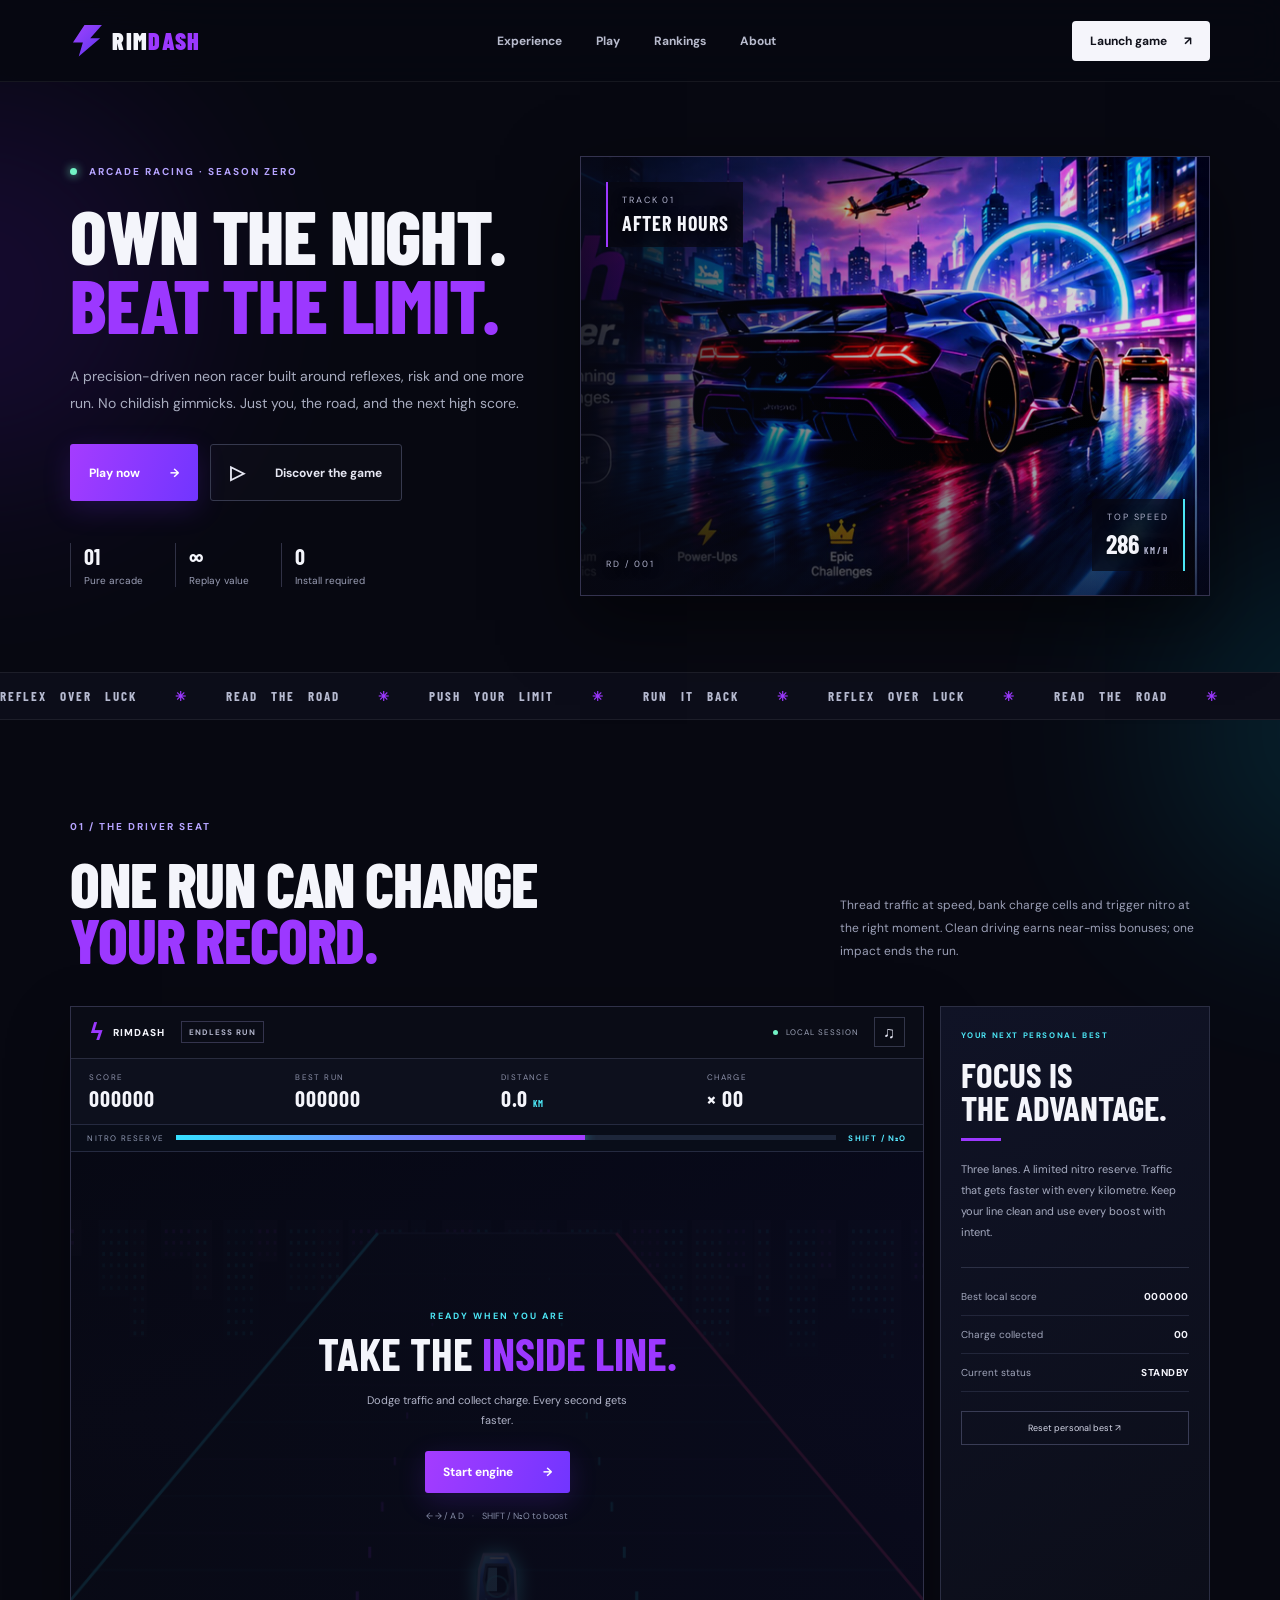
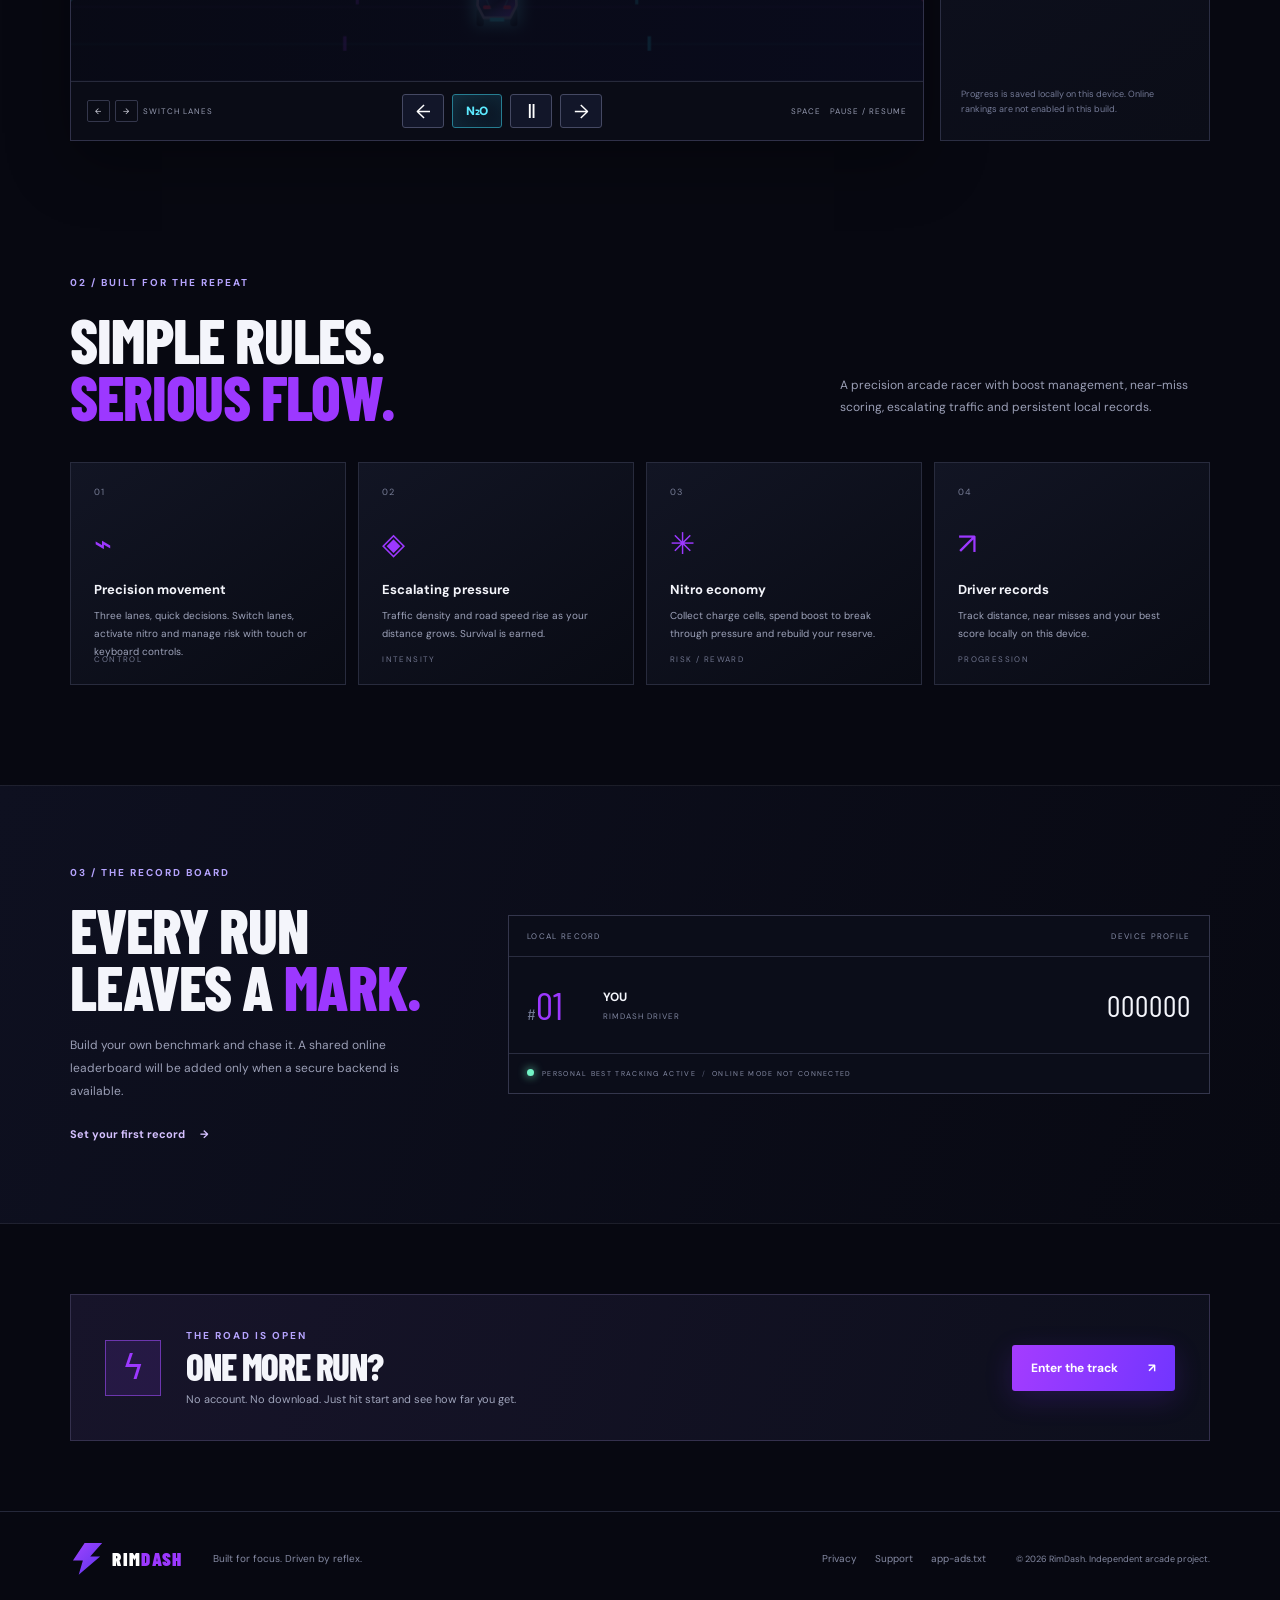
<file: index.html>
<!doctype html>
<html lang="en">
<head>
<meta charset="utf-8"><meta name="viewport" content="width=device-width, initial-scale=1, viewport-fit=cover"><meta name="theme-color" content="#070811">
<meta name="description" content="RimDash — high-speed neon arcade racing. Read the track, dodge traffic, collect charge and beat your best run.">
<title>RimDash — Play. Compete. Win.</title><link rel="stylesheet" href="styles.css">
</head>
<body>
<div class="ambient ambient-a"></div><div class="ambient ambient-b"></div>
<header class="nav-wrap"><a class="brand" href="#top" aria-label="RimDash home"><span class="brand-icon">ϟ</span><span>RIM<span>DASH</span></span></a><nav class="nav-links"><a href="#experience">Experience</a><a href="#play">Play</a><a href="#rankings">Rankings</a><a href="#about">About</a></nav><a class="nav-cta" href="#play">Launch game <span>↗</span></a><button class="menu-toggle" id="menuToggle" aria-label="Toggle navigation">☰</button></header>
<main id="top">
<section class="hero">
<div class="hero-copy"><div class="eyebrow"><span class="live-dot"></span> ARCADE RACING · SEASON ZERO</div><h1>Own the night.<br><em>Beat the limit.</em></h1><p class="hero-lead">A precision-driven neon racer built around reflexes, risk and one more run. No childish gimmicks. Just you, the road, and the next high score.</p><div class="hero-actions"><a class="btn btn-primary" href="#play">Play now <span>→</span></a><a class="btn btn-ghost" href="#experience"><span class="play-symbol">▷</span> Discover the game</a></div><div class="hero-stats"><div><b>01</b><span>Pure arcade</span></div><div><b>∞</b><span>Replay value</span></div><div><b>0</b><span>Install required</span></div></div></div>
<div class="hero-visual" aria-label="Futuristic sports car racing through a neon city"><img class="hero-art" src="assets/rimdash-hero.jpg" alt="Performance car racing through a neon-lit city at night"><div class="visual-grid"></div><div class="sun"></div><div class="city city-back"></div><div class="city city-front"></div><div class="road"><i></i><i></i><i></i></div><div class="speed-lines"></div><div class="car"><div class="car-glass"></div><div class="car-tail"></div><div class="car-light left"></div><div class="car-light right"></div></div><div class="visual-label"><span>TRACK 01</span><b>AFTER HOURS</b></div><div class="visual-metric"><small>TOP SPEED</small><strong>286 <small>KM/H</small></strong></div><div class="visual-index">RD / 001</div></div>
</section>
<section class="ticker" aria-label="Game features"><div>REFLEX OVER LUCK <span>✳</span> READ THE ROAD <span>✳</span> PUSH YOUR LIMIT <span>✳</span> RUN IT BACK <span>✳</span> REFLEX OVER LUCK <span>✳</span> READ THE ROAD <span>✳</span></div></section>
<section class="section game-section" id="play"><div class="section-head"><div><p class="eyebrow">01 / THE DRIVER SEAT</p><h2>One run can change<br><em>your record.</em></h2></div><p class="section-intro">Thread traffic at speed, bank charge cells and trigger nitro at the right moment. Clean driving earns near-miss bonuses; one impact ends the run.</p></div>
<div class="game-layout"><div class="game-frame"><div class="game-topline"><div class="game-brand"><span class="mini-mark">ϟ</span> RIMDASH <span class="mode-pill">ENDLESS RUN</span></div><div class="game-top-actions"><span class="connection"><i></i> LOCAL SESSION</span><button id="soundBtn" class="icon-button" aria-label="Toggle sound" title="Toggle sound">♫</button></div></div><div class="hud"><div><small>SCORE</small><strong id="score">000000</strong></div><div><small>BEST RUN</small><strong id="bestScore">000000</strong></div><div><small>DISTANCE</small><strong id="distance">0.0 <small>KM</small></strong></div><div><small>CHARGE</small><strong id="charge">× 00</strong></div></div><div class="nitro-meter" aria-label="Nitro reserve"><span>NITRO RESERVE</span><div class="nitro-track"><i id="nitroFill" style="width:62%"></i></div><b>SHIFT / N₂O</b></div><div class="canvas-wrap"><canvas id="game" width="900" height="560" aria-label="RimDash playable racing game"></canvas><div class="game-overlay" id="overlay"><div class="overlay-kicker">READY WHEN YOU ARE</div><h3 id="overlayTitle">Take the <em>inside line.</em></h3><p id="overlayText">Dodge traffic and collect charge. Every second gets faster.</p><button id="startBtn" class="btn btn-primary start-btn">Start engine <span>→</span></button><div class="overlay-controls">← → / A D <span>·</span> SHIFT / N₂O to boost</div></div><div class="pause-badge hidden" id="pauseBadge">PAUSED <button id="resumeBtn">RESUME ↗</button></div></div><div class="game-controls"><div class="control-note"><span class="keycap">←</span><span class="keycap">→</span><span>SWITCH LANES</span></div><div class="mobile-controls"><button id="leftBtn" aria-label="Move left">←</button><button id="nitroBtn" class="nitro-control" aria-label="Activate nitro">N₂O</button><button id="pauseBtn" aria-label="Pause game">Ⅱ</button><button id="rightBtn" aria-label="Move right">→</button></div><div class="control-note right-note"><span>SPACE</span><span>PAUSE / RESUME</span></div></div></div>
<aside class="run-panel"><div class="panel-overline">YOUR NEXT PERSONAL BEST</div><h3>Focus is<br>the advantage.</h3><p>Three lanes. A limited nitro reserve. Traffic that gets faster with every kilometre. Keep your line clean and use every boost with intent.</p><div class="panel-divider"></div><div class="panel-stat"><span>Best local score</span><b id="panelBest">000000</b></div><div class="panel-stat"><span>Charge collected</span><b id="panelCharge">00</b></div><div class="panel-stat"><span>Current status</span><b id="statusLabel">STANDBY</b></div><button class="reset-best" id="resetBest">Reset personal best ↗</button><div class="panel-footnote">Progress is saved locally on this device. Online rankings are not enabled in this build.</div></aside></div>
</section>
<section class="section features" id="experience"><div class="section-head"><div><p class="eyebrow">02 / BUILT FOR THE REPEAT</p><h2>Simple rules.<br><em>Serious flow.</em></h2></div><p class="section-intro">A precision arcade racer with boost management, near-miss scoring, escalating traffic and persistent local records.</p></div><div class="feature-grid"><article class="feature-card"><div class="feature-no">01</div><div class="feature-icon">⌁</div><h3>Precision movement</h3><p>Three lanes, quick decisions. Switch lanes, activate nitro and manage risk with touch or keyboard controls.</p><span class="feature-tag">CONTROL</span></article><article class="feature-card"><div class="feature-no">02</div><div class="feature-icon">◈</div><h3>Escalating pressure</h3><p>Traffic density and road speed rise as your distance grows. Survival is earned.</p><span class="feature-tag">INTENSITY</span></article><article class="feature-card"><div class="feature-no">03</div><div class="feature-icon">✳</div><h3>Nitro economy</h3><p>Collect charge cells, spend boost to break through pressure and rebuild your reserve.</p><span class="feature-tag">RISK / REWARD</span></article><article class="feature-card"><div class="feature-no">04</div><div class="feature-icon">↗</div><h3>Driver records</h3><p>Track distance, near misses and your best score locally on this device.</p><span class="feature-tag">PROGRESSION</span></article></div></section>
<section class="ranking-section" id="rankings"><div class="ranking-copy"><p class="eyebrow">03 / THE RECORD BOARD</p><h2>Every run<br>leaves a <em>mark.</em></h2><p>Build your own benchmark and chase it. A shared online leaderboard will be added only when a secure backend is available.</p><a href="#play" class="text-link">Set your first record <span>→</span></a></div><div class="ranking-board"><div class="board-header"><span>LOCAL RECORD</span><span>DEVICE PROFILE</span></div><div class="board-main"><div class="rank-number">#<span>01</span></div><div><strong>YOU</strong><small>RIMDASH DRIVER</small></div><div class="rank-score" id="rankScore">000000</div></div><div class="board-footer"><span class="live-dot"></span> PERSONAL BEST TRACKING ACTIVE <span class="board-divider">/</span> ONLINE MODE NOT CONNECTED</div></div></section>
<section class="final-cta" id="about"><div class="cta-emblem">ϟ</div><div><p class="eyebrow">THE ROAD IS OPEN</p><h2>One more run?</h2><p>No account. No download. Just hit start and see how far you get.</p></div><a href="#play" class="btn btn-primary">Enter the track <span>↗</span></a></section>
</main>
<footer><a class="brand" href="#top"><span class="brand-icon">ϟ</span><span>RIM<span>DASH</span></span></a><p>Built for focus. Driven by reflex.</p><div class="footer-links"><a href="privacy.html">Privacy</a><a href="support.html">Support</a><a href="app-ads.txt">app-ads.txt</a></div><small>© <span id="year"></span> RimDash. Independent arcade project.</small></footer>
<script src="game.js"></script>
</body></html>
</file>
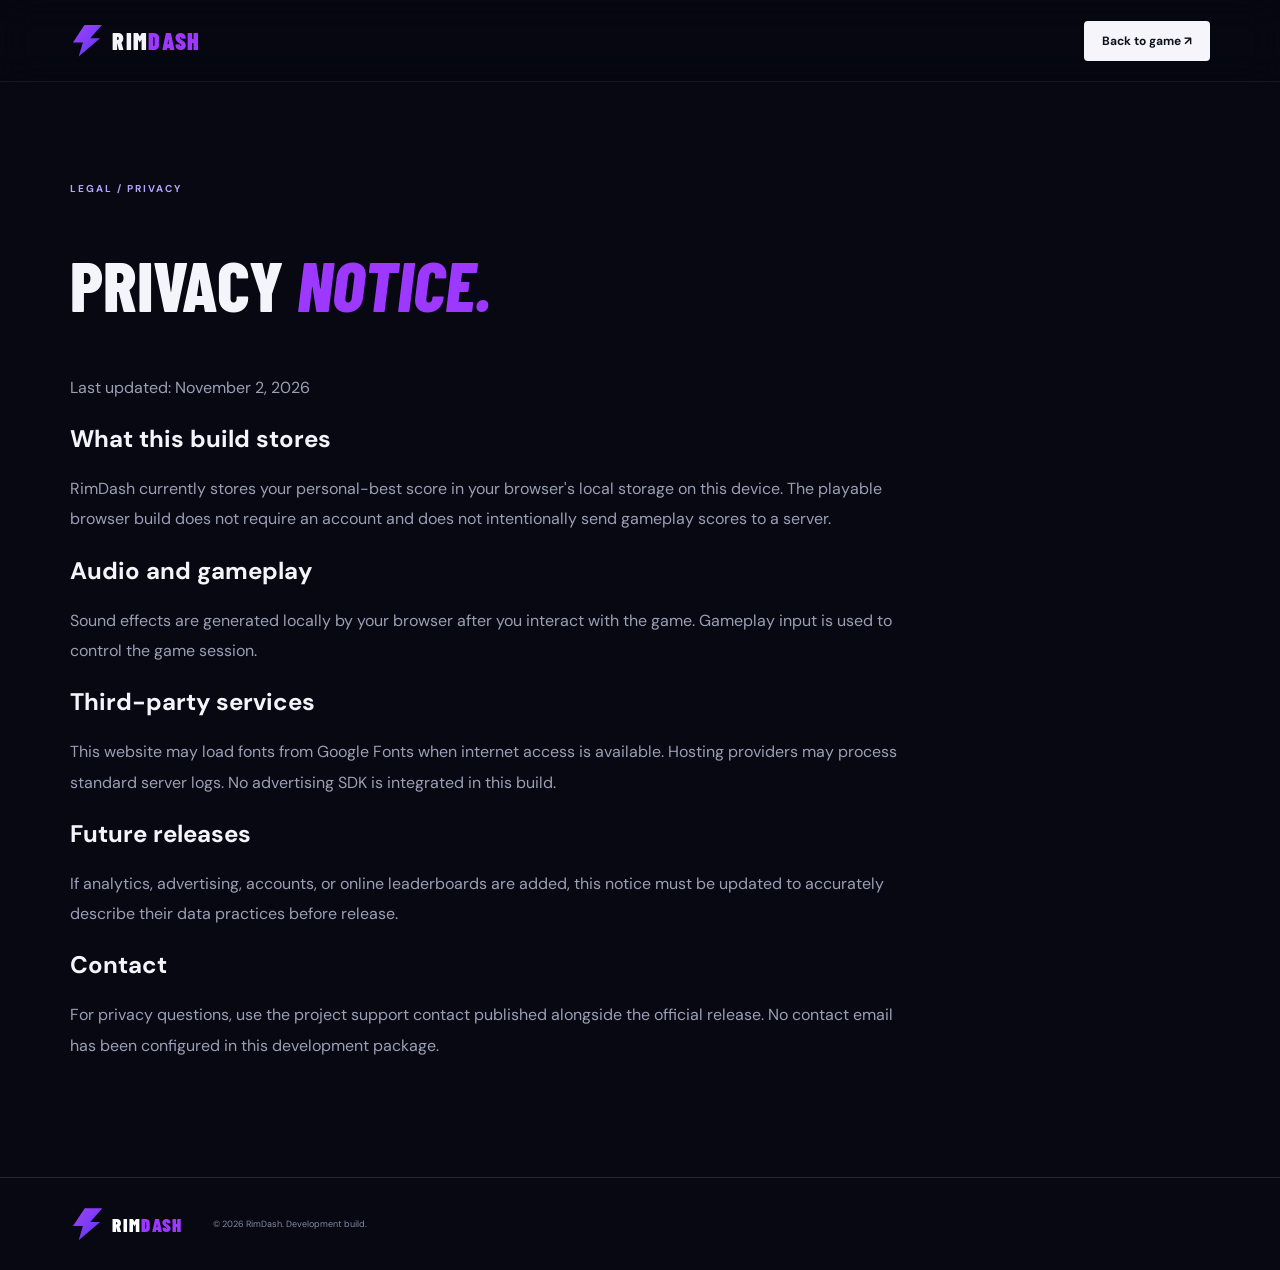
<file: privacy.html>
<!doctype html><html lang="en"><head><meta charset="utf-8"><meta name="viewport" content="width=device-width,initial-scale=1"><meta name="theme-color" content="#070811"><title>Privacy — RimDash</title><link rel="stylesheet" href="styles.css"></head><body><header class="nav-wrap"><a class="brand" href="index.html"><span class="brand-icon">ϟ</span><span>RIM<span>DASH</span></span></a><a class="nav-cta" href="index.html">Back to game ↗</a></header><main class="section" style="max-width:850px"><p class="eyebrow">LEGAL / PRIVACY</p><h1 style="font:800 clamp(42px,6vw,70px) 'Barlow Condensed';text-transform:uppercase">Privacy <em style="color:var(--purple)">notice.</em></h1><p style="color:var(--muted);line-height:1.9">Last updated: November 2, 2026</p><h2>What this build stores</h2><p style="color:var(--muted);line-height:1.9">RimDash currently stores your personal-best score in your browser's local storage on this device. The playable browser build does not require an account and does not intentionally send gameplay scores to a server.</p><h2>Audio and gameplay</h2><p style="color:var(--muted);line-height:1.9">Sound effects are generated locally by your browser after you interact with the game. Gameplay input is used to control the game session.</p><h2>Third-party services</h2><p style="color:var(--muted);line-height:1.9">This website may load fonts from Google Fonts when internet access is available. Hosting providers may process standard server logs. No advertising SDK is integrated in this build.</p><h2>Future releases</h2><p style="color:var(--muted);line-height:1.9">If analytics, advertising, accounts, or online leaderboards are added, this notice must be updated to accurately describe their data practices before release.</p><h2>Contact</h2><p style="color:var(--muted);line-height:1.9">For privacy questions, use the project support contact published alongside the official release. No contact email has been configured in this development package.</p></main><footer><a class="brand" href="index.html"><span class="brand-icon">ϟ</span><span>RIM<span>DASH</span></span></a><small>© 2026 RimDash. Development build.</small></footer></body></html>
</file>
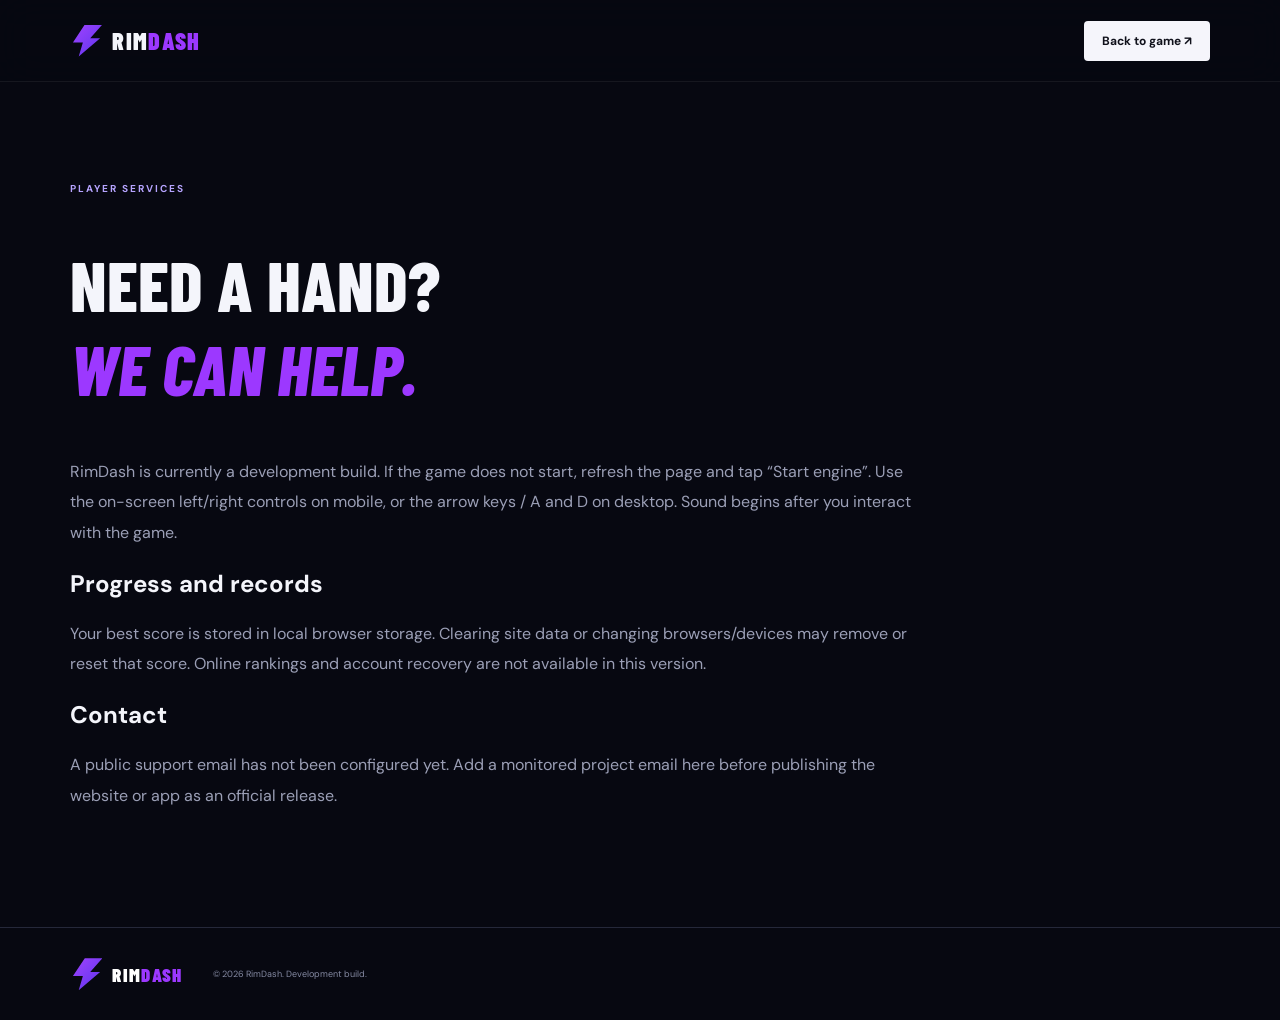
<file: support.html>
<!doctype html><html lang="en"><head><meta charset="utf-8"><meta name="viewport" content="width=device-width,initial-scale=1"><meta name="theme-color" content="#070811"><title>Support — RimDash</title><link rel="stylesheet" href="styles.css"></head><body><header class="nav-wrap"><a class="brand" href="index.html"><span class="brand-icon">ϟ</span><span>RIM<span>DASH</span></span></a><a class="nav-cta" href="index.html">Back to game ↗</a></header><main class="section" style="max-width:850px"><p class="eyebrow">PLAYER SERVICES</p><h1 style="font:800 clamp(42px,6vw,70px) 'Barlow Condensed';text-transform:uppercase">Need a hand?<br><em style="color:var(--purple)">We can help.</em></h1><p style="color:var(--muted);line-height:1.9">RimDash is currently a development build. If the game does not start, refresh the page and tap “Start engine”. Use the on-screen left/right controls on mobile, or the arrow keys / A and D on desktop. Sound begins after you interact with the game.</p><h2>Progress and records</h2><p style="color:var(--muted);line-height:1.9">Your best score is stored in local browser storage. Clearing site data or changing browsers/devices may remove or reset that score. Online rankings and account recovery are not available in this version.</p><h2>Contact</h2><p style="color:var(--muted);line-height:1.9">A public support email has not been configured yet. Add a monitored project email here before publishing the website or app as an official release.</p></main><footer><a class="brand" href="index.html"><span class="brand-icon">ϟ</span><span>RIM<span>DASH</span></span></a><small>© 2026 RimDash. Development build.</small></footer></body></html>
</file>
<file: styles.css>
@import url('https://fonts.googleapis.com/css2?family=Barlow+Condensed:wght@500;600;700;800;900&family=DM+Sans:wght@400;500;600;700&display=swap');
:root{--bg:#070811;--panel:#0d101d;--panel2:#101426;--line:#25283a;--text:#f4f5fb;--muted:#9b9fb6;--purple:#9c38ff;--cyan:#4ce6f5;--orange:#ff8a4c;--green:#72f3c5}*{box-sizing:border-box}html{scroll-behavior:smooth;scroll-padding-top:90px}body{margin:0;background:var(--bg);color:var(--text);font-family:'DM Sans',sans-serif;overflow-x:hidden}a{color:inherit;text-decoration:none}button{font:inherit}.ambient{position:absolute;pointer-events:none;filter:blur(100px);opacity:.13;border-radius:50%;z-index:-1}.ambient-a{width:400px;height:400px;background:#7b1fff;top:90px;left:-220px}.ambient-b{width:360px;height:360px;background:#00cbe9;top:550px;right:-240px}.nav-wrap{height:82px;padding:0 max(calc((100vw - 1240px)/2),5.5vw);display:flex;align-items:center;justify-content:space-between;border-bottom:1px solid #ffffff10;background:#070811d9;backdrop-filter:blur(18px);position:sticky;top:0;z-index:20}.brand{display:flex;align-items:center;gap:10px;font-family:'Barlow Condensed',sans-serif;font-size:24px;font-weight:900;letter-spacing:1.3px}.brand>span:last-child>span{color:var(--purple)}.brand-icon{display:grid;place-items:center;width:32px;height:32px;background:linear-gradient(135deg,#a344ff,#5c34ed);clip-path:polygon(45% 0,100% 0,62% 43%,93% 43%,26% 100%,39% 56%,8% 56%);font-size:0}.nav-links{display:flex;gap:34px;color:#b8bbcd;font-size:12px;font-weight:700}.nav-links a:hover,.footer-links a:hover{color:white}.nav-cta{font-size:12px;font-weight:700;background:#f5f5fb;color:#10111b;padding:12px 18px;border-radius:4px}.nav-cta span{margin-left:14px}.menu-toggle{display:none;background:none;color:white;border:1px solid var(--line);padding:8px 11px}.hero{max-width:1240px;margin:auto;padding:74px 0 76px;display:grid;grid-template-columns:.85fr 1.15fr;gap:45px;align-items:center;min-height:580px}.eyebrow{font-size:10px;font-weight:700;letter-spacing:2px;color:#b6a4ff;margin:0 0 22px}.live-dot{width:7px;height:7px;border-radius:50%;display:inline-block;background:var(--green);box-shadow:0 0 10px #72f3c5;margin-right:8px}.hero h1,.section-head h2,.ranking-copy h2,.final-cta h2{font-family:'Barlow Condensed',sans-serif;text-transform:uppercase;letter-spacing:-1.2px;line-height:.91;font-size:clamp(55px,6vw,86px);margin:0;font-weight:800}.hero h1 em,.section-head h2 em,.ranking-copy h2 em{font-style:normal;color:var(--purple)}.hero-lead{max-width:455px;color:#a9adc0;font-size:14px;line-height:1.9;margin:24px 0 28px}.hero-actions{display:flex;gap:12px;flex-wrap:wrap}.btn{display:inline-flex;align-items:center;justify-content:center;gap:30px;border:0;border-radius:3px;padding:15px 19px;font-size:12px;font-weight:700;cursor:pointer;transition:transform .18s,filter .18s}.btn:hover{transform:translateY(-2px);filter:brightness(1.1)}.btn-primary{background:linear-gradient(110deg,#a53cff,#7135ff);color:white;box-shadow:0 8px 28px #7a28ff30}.btn-ghost{border:1px solid #36394e;color:#e6e7f2;background:#ffffff04}.play-symbol{font-size:19px}.hero-stats{display:flex;gap:32px;margin-top:42px}.hero-stats div{display:flex;flex-direction:column;gap:5px;border-left:1px solid #303145;padding-left:13px}.hero-stats b{font-family:'Barlow Condensed';font-size:22px}.hero-stats span{font-size:10px;color:var(--muted)}.hero-visual{height:440px;position:relative;overflow:hidden;background:linear-gradient(150deg,#161a36 0%,#181128 40%,#080a13 100%);border:1px solid #2d2c4c;isolation:isolate}.visual-grid{position:absolute;inset:0;background:linear-gradient(#ffffff09 1px,transparent 1px),linear-gradient(90deg,#ffffff09 1px,transparent 1px);background-size:40px 40px;mask-image:linear-gradient(to bottom,black,transparent)}.sun{position:absolute;width:150px;height:150px;border-radius:50%;right:19%;top:60px;background:linear-gradient(135deg,#fba5ff,#7e48ff 60%,#271e69);box-shadow:0 0 80px #8c31ff70}.city{position:absolute;bottom:140px;left:0;right:0;height:170px;background:repeating-linear-gradient(90deg,transparent 0 13px,#222646 13px 25px,transparent 25px 34px);clip-path:polygon(0 55%,5% 55%,5% 24%,10% 24%,10% 49%,16% 49%,16% 5%,22% 5%,22% 38%,28% 38%,28% 27%,34% 27%,34% 60%,40% 60%,40% 15%,47% 15%,47% 47%,53% 47%,53% 3%,60% 3%,60% 45%,67% 45%,67% 22%,74% 22%,74% 50%,81% 50%,81% 12%,88% 12%,88% 44%,94% 44%,94% 30%,100% 30%,100% 100%,0 100%)}.city-back{bottom:190px;opacity:.45;transform:scale(1.1);background-color:#16182b}.city-front{height:130px;bottom:120px;opacity:.9;background:repeating-linear-gradient(90deg,#0a0c18 0 18px,#24223d 18px 20px,#0b0c18 20px 33px)}.road{position:absolute;bottom:-60px;left:10%;width:80%;height:270px;background:linear-gradient(180deg,#111528,#070810);clip-path:polygon(38% 0,62% 0,100% 100%,0 100%);border-top:2px solid #6d41e6}.road:before,.road:after{content:'';position:absolute;top:0;bottom:0;width:2px;background:linear-gradient(transparent,var(--cyan),transparent);left:50%;box-shadow:0 0 20px var(--cyan)}.road i{position:absolute;top:0;bottom:0;width:2px;background:#c43eff;left:25%;transform:perspective(100px) rotateX(30deg)}.road i:nth-child(2){left:75%;background:var(--cyan)}.road i:nth-child(3){left:50%;opacity:.6}.speed-lines{position:absolute;inset:200px 0 0;background:repeating-linear-gradient(100deg,transparent 0 45px,#4ce6f51b 46px 48px,transparent 49px 100px);transform:perspective(200px) rotateX(20deg)}.car{position:absolute;width:220px;height:84px;bottom:80px;left:50%;transform:translateX(-50%);background:linear-gradient(155deg,#4840a8,#14162c 60%,#a126ff);clip-path:polygon(14% 46%,27% 17%,67% 5%,86% 36%,100% 68%,85% 86%,12% 86%,0 66%);filter:drop-shadow(0 0 25px #923eff);z-index:2}.car:before{content:'';position:absolute;inset:8px 48px 36px;background:linear-gradient(140deg,#6a7cba,#090c1d);clip-path:polygon(12% 100%,27% 0,70% 0,92% 100%)}.car-glass{position:absolute;inset:17px 55px 42px;background:#0c172b;clip-path:polygon(10% 100%,27% 0,70% 0,90% 100%)}.car-tail{position:absolute;bottom:15px;left:22px;right:22px;height:5px;background:#ff416d;box-shadow:0 0 16px #ff416d}.car-light{position:absolute;bottom:15px;width:26px;height:5px;background:#ffb4cc;box-shadow:0 0 15px #ff245e}.car-light.left{left:20px}.car-light.right{right:20px}.visual-label{position:absolute;top:25px;left:25px;display:flex;flex-direction:column;gap:5px}.visual-label span,.visual-metric small,.visual-index{font-size:9px;letter-spacing:1.8px;color:#aeb0ca}.visual-label b{font-family:'Barlow Condensed';font-size:20px;letter-spacing:1px}.visual-metric{position:absolute;right:24px;bottom:24px;text-align:right;display:flex;flex-direction:column;gap:5px}.visual-metric strong{font-family:'Barlow Condensed';font-size:26px}.visual-metric strong small{font-size:9px}.visual-index{position:absolute;left:25px;bottom:25px}.ticker{overflow:hidden;border-block:1px solid #ffffff12;background:#0c0d19;padding:15px 0;white-space:nowrap}.ticker div{font-family:'Barlow Condensed';font-size:13px;font-weight:700;letter-spacing:2px;color:#b7bbd1;word-spacing:8px;animation:marquee 28s linear infinite}.ticker span{color:var(--purple);margin:0 25px}@keyframes marquee{to{transform:translateX(-25%)}}.section{max-width:1240px;margin:auto;padding:100px 0}.section-head{display:flex;justify-content:space-between;align-items:end;gap:30px;margin-bottom:38px}.section-head h2,.ranking-copy h2{font-size:clamp(42px,5vw,62px)}.section-intro{max-width:370px;color:var(--muted);font-size:12px;line-height:1.9;margin:0 0 5px}.game-layout{display:grid;grid-template-columns:minmax(0,1fr) 270px;gap:16px}.game-frame{border:1px solid #303149;background:#0a0c16;min-width:0}.game-topline{height:52px;display:flex;align-items:center;justify-content:space-between;padding:0 18px;border-bottom:1px solid #292c3e}.game-brand{font-size:10px;font-weight:800;letter-spacing:1px;display:flex;align-items:center;gap:8px}.mini-mark{font-size:22px;color:var(--purple)}.mode-pill{border:1px solid #34344d;color:#aeb1c7;font-size:8px;padding:5px 7px;margin-left:8px}.game-top-actions{display:flex;align-items:center;gap:15px}.connection{font-size:8px;letter-spacing:1px;color:#9da3b7}.connection i{display:inline-block;width:5px;height:5px;background:var(--green);border-radius:50%;margin-right:5px}.icon-button{background:none;border:1px solid #33364a;color:#e5e6f4;width:31px;height:30px;cursor:pointer}.hud{display:flex;justify-content:space-between;padding:13px 18px;background:#0d101d}.hud div{display:flex;flex-direction:column;gap:3px}.hud small{font-size:8px;letter-spacing:1.4px;color:#8d92aa}.hud strong{font-family:'Barlow Condensed';font-size:22px;letter-spacing:1px}.canvas-wrap{position:relative;background:#050711;line-height:0}.canvas-wrap canvas{display:block;width:100%;height:auto;aspect-ratio:900/560;touch-action:manipulation}.game-overlay{position:absolute;inset:0;display:flex;flex-direction:column;align-items:center;justify-content:center;text-align:center;background:linear-gradient(90deg,#070813d9,#08091ad9);padding:20px;line-height:1.4}.game-overlay h3{font-family:'Barlow Condensed';text-transform:uppercase;font-size:clamp(28px,4vw,45px);margin:8px 0;line-height:1}.game-overlay h3 em{font-style:normal;color:var(--purple)}.game-overlay p{font-size:11px;color:#b1b4c8;max-width:290px;line-height:1.8;margin:7px 0 20px}.overlay-kicker{font-size:9px;letter-spacing:2px;color:var(--cyan);font-weight:700}.start-btn{padding:13px 18px}.overlay-controls{font-size:9px;color:#858ba6;margin-top:17px}.overlay-controls span{color:#4d5269;margin:0 6px}.hidden{display:none!important}.pause-badge{position:absolute;top:14px;right:14px;padding:8px 10px;background:#0b0d1be8;border:1px solid #373951;font-size:9px;letter-spacing:1px}.pause-badge button{margin-left:10px;background:none;color:var(--cyan);border:0;font-size:9px;cursor:pointer}.game-controls{display:flex;align-items:center;justify-content:space-between;padding:12px 16px;border-top:1px solid #272a3b}.control-note{display:flex;align-items:center;gap:5px;color:#969bb1;font-size:8px;letter-spacing:1px}.keycap{border:1px solid #34374c;border-radius:2px;padding:5px 7px;color:#e5e6f2}.right-note{gap:9px}.mobile-controls{display:flex;gap:8px}.mobile-controls button{width:42px;height:34px;border:1px solid #454963;background:#121629;color:white;border-radius:3px;font-size:19px;cursor:pointer;touch-action:manipulation}.mobile-controls button:active{background:var(--purple)}.run-panel{padding:23px 20px;background:linear-gradient(150deg,#101326,#0b0d17);border:1px solid #2b2e43;display:flex;flex-direction:column}.panel-overline{font-size:8px;color:var(--cyan);letter-spacing:1.6px;font-weight:700}.run-panel h3{font-family:'Barlow Condensed';font-size:35px;line-height:.95;text-transform:uppercase;margin:18px 0}.run-panel h3:after{content:'';display:block;width:40px;height:3px;background:var(--purple);margin-top:14px}.run-panel p{font-size:11px;line-height:1.9;color:#a6abc0;margin:0}.panel-divider{height:1px;background:#2c3045;margin:24px 0 10px}.panel-stat{display:flex;justify-content:space-between;gap:12px;padding:12px 0;border-bottom:1px solid #22263a;font-size:10px;color:#a1a6bb}.panel-stat b{color:#f5f5fc;font-size:10px;letter-spacing:.5px}.reset-best{margin-top:19px;border:1px solid #393c55;background:none;color:#d6d8e8;padding:10px;font-size:9px;cursor:pointer}.panel-footnote{margin-top:auto;padding-top:20px;font-size:9px;color:#747a96;line-height:1.7}.features{padding-top:35px}.feature-grid{display:grid;grid-template-columns:repeat(4,1fr);gap:12px}.feature-card{min-height:220px;padding:23px;background:linear-gradient(145deg,#111426,#0b0d17);border:1px solid #292c40;position:relative;transition:transform .2s,border-color .2s}.feature-card:hover{transform:translateY(-4px);border-color:#7541cb}.feature-no{font-size:9px;color:#777d96;letter-spacing:1px}.feature-icon{font-size:30px;color:var(--purple);margin:26px 0 18px}.feature-card h3{font-size:13px;margin:0 0 9px}.feature-card p{font-size:10px;color:#9fa4bb;line-height:1.8;margin:0}.feature-tag{position:absolute;bottom:20px;left:23px;color:#70758e;font-size:8px;letter-spacing:1.4px}.ranking-section{padding:80px max(calc((100vw - 1240px)/2),5.5vw);background:linear-gradient(110deg,#0e1020,#080912);border-block:1px solid #ffffff12;display:grid;grid-template-columns:.7fr 1.3fr;gap:60px;align-items:center}.ranking-copy p:not(.eyebrow){font-size:12px;color:var(--muted);line-height:1.9;max-width:360px;margin:20px 0}.text-link{font-size:11px;font-weight:700;color:#d5c1ff}.text-link span{margin-left:12px}.ranking-board{border:1px solid #34364c;background:#0b0d19}.board-header,.board-footer{padding:15px 18px;display:flex;justify-content:space-between;font-size:8px;letter-spacing:1.3px;color:#888ea8}.board-header{border-bottom:1px solid #2a2d40}.board-main{display:grid;grid-template-columns:60px 1fr auto;gap:16px;align-items:center;padding:25px 18px}.rank-number{font-family:'Barlow Condensed';font-size:15px;color:#737a96}.rank-number span{font-size:38px;color:var(--purple)}.board-main>div:nth-child(2){display:flex;flex-direction:column;gap:6px}.board-main strong{font-size:12px}.board-main small{font-size:8px;color:#7f859e;letter-spacing:1px}.rank-score{font-family:'Barlow Condensed';font-size:30px;letter-spacing:1px}.board-footer{border-top:1px solid #2a2d40;justify-content:flex-start;flex-wrap:wrap;font-size:7px}.board-divider{color:#555a71;margin:0 6px}.final-cta{max-width:1240px;margin:70px auto;padding:34px;background:linear-gradient(110deg,#17142a,#0d0f1c);border:1px solid #34304d;display:flex;align-items:center;gap:25px}.cta-emblem{width:56px;height:56px;flex:0 0 56px;display:grid;place-items:center;background:#8c37ff20;border:1px solid #6c36ae;color:var(--purple);font-size:34px}.final-cta .eyebrow{margin-bottom:8px}.final-cta h2{font-size:37px}.final-cta p:last-child{font-size:11px;color:#9fa4bb;margin:8px 0 0}.final-cta .btn{margin-left:auto;white-space:nowrap}footer{border-top:1px solid #25283a;padding:30px max(calc((100vw - 1240px)/2),5.5vw);display:flex;align-items:center;gap:30px;color:#858aa3}footer .brand{color:#fff;font-size:19px}footer p{font-size:10px;margin-right:auto}footer .footer-links{display:flex;gap:18px;font-size:10px}footer>small{font-size:9px;white-space:nowrap}
@media(max-width:1300px){.hero,.section{margin-left:5.5vw;margin-right:5.5vw}.final-cta{margin-left:5.5vw;margin-right:5.5vw}}@media(max-width:900px){.nav-wrap{padding:0 5vw}.nav-links{gap:17px}.hero{padding:55px 0;grid-template-columns:1fr;gap:35px}.hero-copy{max-width:650px}.hero-visual{height:360px}.game-layout{grid-template-columns:1fr}.run-panel{display:grid;grid-template-columns:1fr 1fr;gap:8px 25px}.run-panel h3,.run-panel p,.panel-overline,.panel-divider,.panel-footnote,.reset-best{grid-column:1/-1}.panel-divider{margin:10px 0}.panel-footnote{margin-top:0;padding-top:10px}.feature-grid{grid-template-columns:repeat(2,1fr)}.ranking-section{grid-template-columns:1fr;gap:30px}.final-cta{margin-top:45px}.final-cta .btn{margin-left:auto}}@media(max-width:620px){.nav-wrap{height:68px}.nav-links{display:none;position:absolute;top:67px;left:0;right:0;background:#0a0b16;border-bottom:1px solid var(--line);padding:20px 5vw;flex-direction:column;gap:20px}.nav-links.open{display:flex}.nav-cta{margin-left:auto;margin-right:10px;padding:10px;font-size:10px}.nav-cta span{margin-left:5px}.menu-toggle{display:block}.hero{padding:48px 0 55px}.hero h1{font-size:62px}.hero-lead{font-size:12px}.hero-stats{gap:20px}.hero-visual{height:290px}.sun{width:110px;height:110px;top:40px}.car{transform:translateX(-50%) scale(.78);bottom:55px}.road{height:230px}.city{bottom:120px}.section{padding:70px 0}.section-head{display:block}.section-head h2{font-size:50px}.section-intro{margin-top:18px}.game-topline{padding:0 10px}.connection{display:none}.hud{padding:10px}.hud strong{font-size:18px}.game-overlay h3{font-size:32px}.game-overlay p{max-width:240px}.game-controls{padding:10px}.control-note{font-size:7px}.keycap{padding:4px}.right-note{display:none}.mobile-controls button{width:43px;height:38px}.run-panel{padding:18px;grid-template-columns:1fr 1fr}.feature-grid{grid-template-columns:1fr}.feature-card{min-height:190px}.feature-icon{margin:18px 0 12px}.ranking-section{padding:65px 5vw}.board-main{grid-template-columns:45px 1fr auto;padding:20px 12px;gap:9px}.rank-number span{font-size:31px}.rank-score{font-size:24px}.board-footer{font-size:6px;padding:12px}.final-cta{margin:40px 5vw;display:grid;grid-template-columns:48px 1fr;gap:15px;padding:20px}.cta-emblem{width:48px;height:48px;flex-basis:48px}.final-cta h2{font-size:32px}.final-cta p:last-child{line-height:1.7}.final-cta .btn{grid-column:1/-1;margin:5px 0 0;width:100%}footer{padding:25px 5vw;display:grid;grid-template-columns:1fr auto;gap:18px}footer p{display:none}footer .footer-links{gap:12px;grid-column:1/-1;grid-row:2}footer>small{grid-column:1/-1;white-space:normal}.ticker div{font-size:11px}}

/* RimDash premium pass */
.hero-visual{background:#080b18;border-color:#34334f;box-shadow:0 24px 70px #0008}
.hero-art{position:absolute;inset:0;width:100%;height:100%;object-fit:cover;object-position:center;opacity:.92;z-index:-1;filter:saturate(1.08) contrast(1.05)}
.hero-visual:after{content:"";position:absolute;inset:0;background:linear-gradient(90deg,#070811de 0%,#07081135 50%,#07081108 100%),linear-gradient(0deg,#070811a8,transparent 45%);pointer-events:none}
.visual-grid,.sun,.city,.road,.speed-lines,.car{display:none}
.visual-label,.visual-metric,.visual-index{z-index:1;text-shadow:0 2px 12px #000}
.hero-visual .visual-label{background:#070811b8;padding:12px 14px;border-left:2px solid var(--purple);backdrop-filter:blur(8px)}
.hero-visual .visual-metric{background:#070811b8;padding:12px 14px;border-right:2px solid var(--cyan);backdrop-filter:blur(8px)}
.hud{display:grid;grid-template-columns:repeat(4,minmax(0,1fr));gap:8px}
.hud strong{font-size:clamp(15px,2vw,22px);white-space:nowrap}
.hud strong small{font-size:9px;color:var(--cyan)}
.mobile-controls button.nitro-control{width:50px;font-size:12px;font-weight:900;letter-spacing:-.5px;color:#5ceaff;border-color:#267d91;background:linear-gradient(145deg,#102634,#0b1221);box-shadow:inset 0 0 16px #22c5ed15}
.mobile-controls button.nitro-control:active,.mobile-controls button.nitro-control.boosting{background:#0c687b;color:#fff;box-shadow:0 0 18px #25d9ff66}
.game-frame{box-shadow:0 22px 60px #0005}
.feature-card{background:linear-gradient(145deg,#121524,#090b14);border-color:#282b3d}
@media(max-width:620px){.hud{grid-template-columns:repeat(2,minmax(0,1fr));gap:10px}.hud strong{font-size:19px}.hero-visual .visual-metric{right:12px;bottom:12px}.hero-visual .visual-label{top:12px;left:12px}.mobile-controls{gap:6px}.mobile-controls button{width:37px}.mobile-controls button.nitro-control{width:45px}}

.nitro-meter{display:flex;align-items:center;gap:12px;padding:8px 16px;background:#090d19;border-top:1px solid #252a40;border-bottom:1px solid #252a40;font-size:8px;letter-spacing:1.2px;color:#929bb4}.nitro-meter>span{white-space:nowrap}.nitro-track{height:5px;flex:1;background:#1d263a;overflow:hidden}.nitro-track i{display:block;height:100%;background:linear-gradient(90deg,#36dfff,#a33cff);box-shadow:0 0 12px #31dfff;transition:width .08s linear}.nitro-meter b{color:#56e8ff;font-size:8px;white-space:nowrap}
</file>
